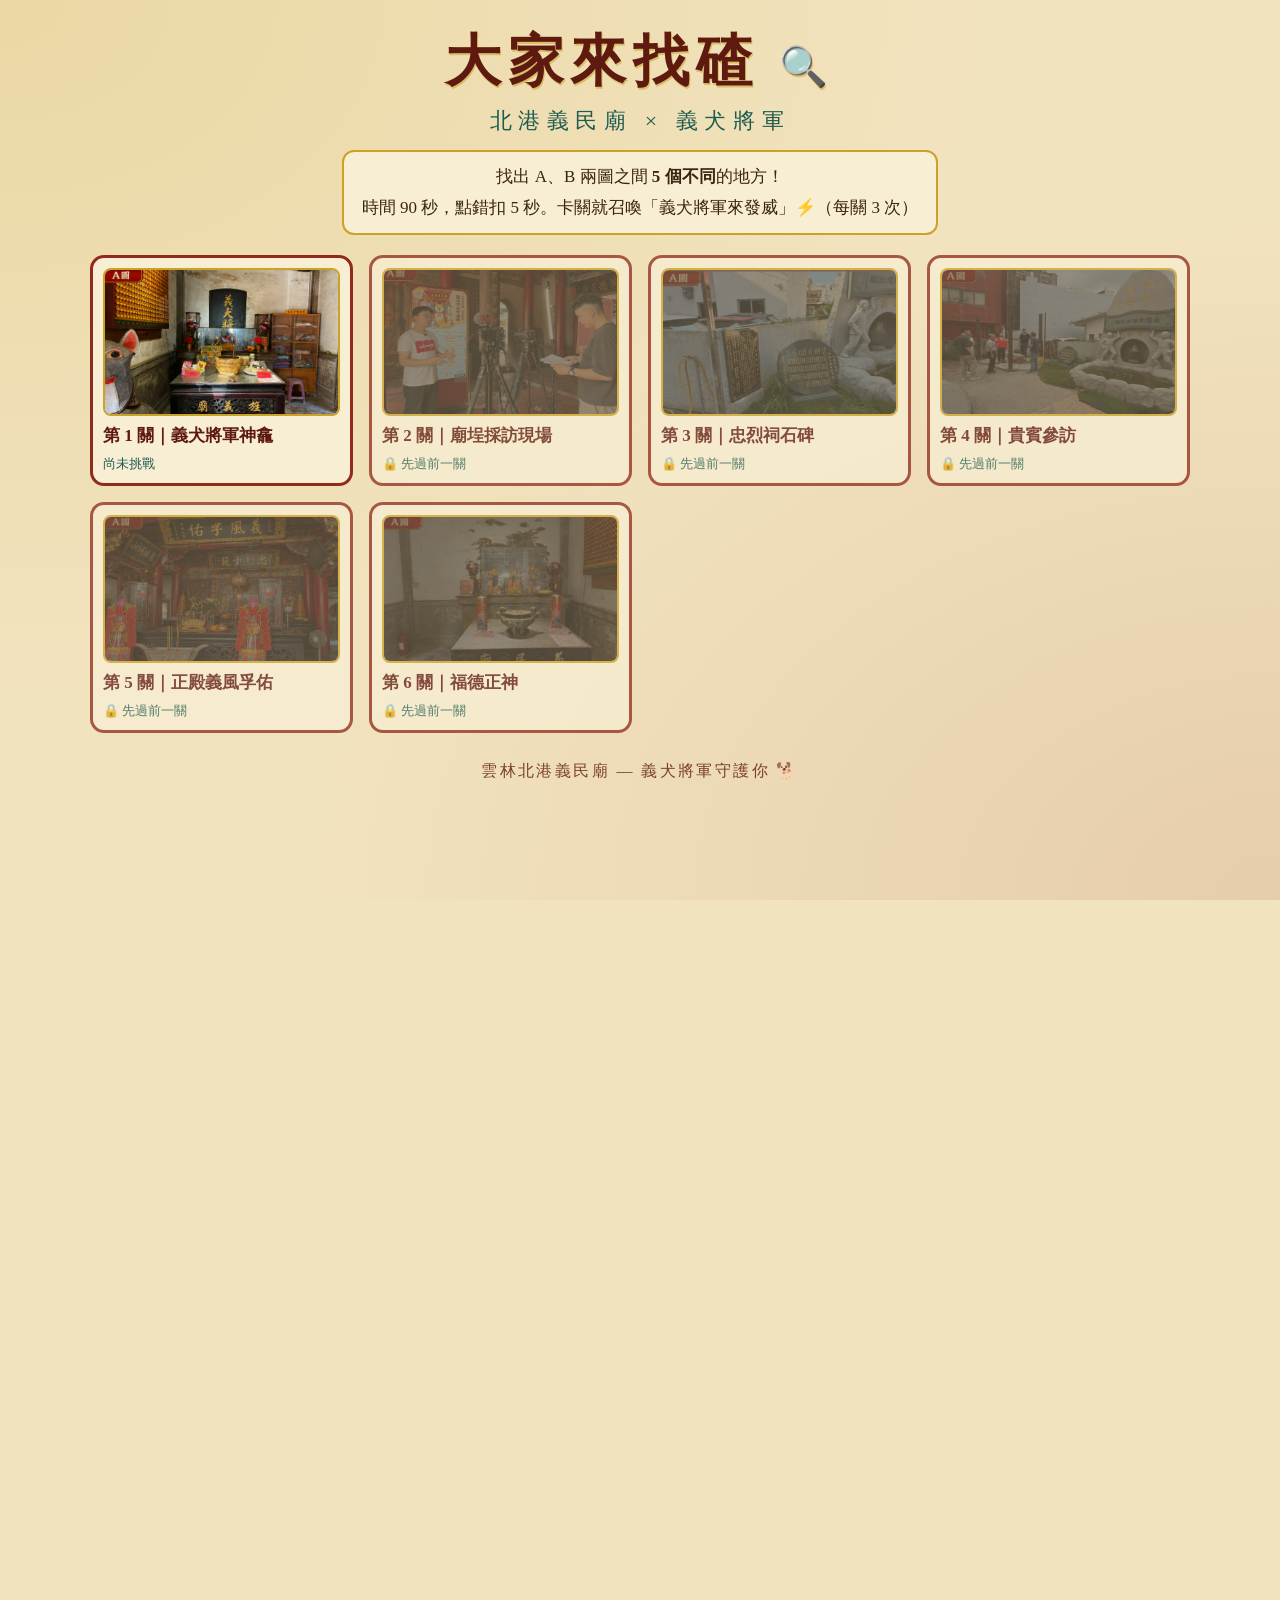
<file: index.html>
<!DOCTYPE html>
<html lang="zh-Hant">
<head>
<meta charset="UTF-8">
<!-- 資安：內容安全政策（CSP）— 只允許載入自己網站的資源，阻擋外部腳本注入（XSS 防護） -->
<meta http-equiv="Content-Security-Policy"
      content="default-src 'self'; img-src 'self' data: blob:; script-src 'self'; style-src 'self'; base-uri 'none'; form-action 'none'; object-src 'none'; frame-ancestors 'self'">
<meta name="viewport" content="width=device-width, initial-scale=1.0, viewport-fit=cover">
<meta name="description" content="北港義民廟《大家來找碴》— 找出 A/B 兩圖的 5 個不同之處，義犬將軍來發威！">
<title>北港義民廟｜大家來找碴</title>
<link rel="stylesheet" href="css/style.css">
</head>
<body>

<!-- ========== 首頁（選關畫面） ========== -->
<section id="screenHome" class="screen">
  <header class="home-header">
    <h1>大家來找碴 <span class="mag">🔍</span></h1>
    <p class="subtitle">北港義民廟 × 義犬將軍</p>
    <p class="rules">找出 A、B 兩圖之間 <strong>5 個不同</strong>的地方！<br>
      時間 90 秒，點錯扣 5 秒。卡關就召喚「義犬將軍來發威」⚡（每關 3 次）</p>
  </header>

  <!-- 關卡卡片由 JS 動態產生 -->
  <div id="levelGrid" class="level-grid" role="list"></div>

  <footer class="home-footer">
    <p>雲林北港義民廟 — 義犬將軍守護你 🐕</p>
  </footer>
</section>

<!-- ========== 遊戲畫面 ========== -->
<section id="screenGame" class="screen hidden">
  <!-- stage：橫式模板舞台，背景使用模板圖 -->
  <div id="stage">
    <!-- 蓋住模板上寫死的 01:30 / 0/5，用即時文字取代 -->
    <div id="timerBox" class="info-patch"><span id="timerText">01:30</span></div>
    <div id="foundBox" class="info-patch"><span id="foundText">0 / 5</span></div>

    <!-- 直式（手機）才顯示的簡易標題列 -->
    <div id="portraitHeader">
      <span class="ph-title">大家來找碴 🔍</span>
      <span class="ph-info"><span id="timerTextP">01:30</span>｜<span id="foundTextP">0 / 5</span></span>
    </div>

    <!-- A / B 圖畫布 -->
    <div id="panelWrapA" class="panel-wrap"><canvas id="panelA"></canvas><span class="panel-tag">A圖</span></div>
    <div id="panelWrapB" class="panel-wrap"><canvas id="panelB"></canvas><span class="panel-tag">B圖</span></div>

    <!-- 按鈕：橫式時是透明熱區疊在模板美術上；直式時顯示自己的樣式 -->
    <button id="btnBack"  class="ctl-btn" type="button" aria-label="回選單">↩ 回選單</button>
    <button id="btnStart" class="hot-btn" type="button" aria-label="開始遊戲"><span class="hot-label">開始遊戲</span></button>
    <button id="btnSkill" class="hot-btn" type="button" aria-label="義犬將軍來發威">
      <span class="hot-label">🐕 義犬將軍來發威</span>
      <span id="skillCount" class="badge">3</span>
    </button>

    <!-- 義犬將軍發威特效 -->
    <div id="dogFx" aria-hidden="true">🐕⚡</div>
    <!-- 點錯的紅 X 特效 -->
    <div id="missFx" aria-hidden="true">✖</div>
  </div>

  <!-- 直式提示：建議轉橫 -->
  <div id="rotateHint" class="hidden">
    <p>📱 建議將手機<strong>轉橫</strong>體驗完整廟宇風格畫面</p>
    <button id="btnStayPortrait" type="button">直式繼續玩</button>
  </div>
</section>

<!-- ========== 結算彈窗 ========== -->
<div id="overlayResult" class="overlay hidden" role="dialog" aria-modal="true">
  <div class="result-card">
    <h2 id="resultTitle">過關！</h2>
    <p id="resultStars" class="stars"></p>
    <p id="resultDetail"></p>
    <div class="result-btns">
      <button id="btnShowAns" type="button" class="hidden">看答案</button>
      <button id="btnRetry"   type="button">再玩一次</button>
      <button id="btnNext"    type="button">下一關 ➜</button>
      <button id="btnHome"    type="button">回選單</button>
    </div>
  </div>
</div>

<script src="js/levels.js"></script>
<script src="js/game.js"></script>
</body>
</html>
</file>
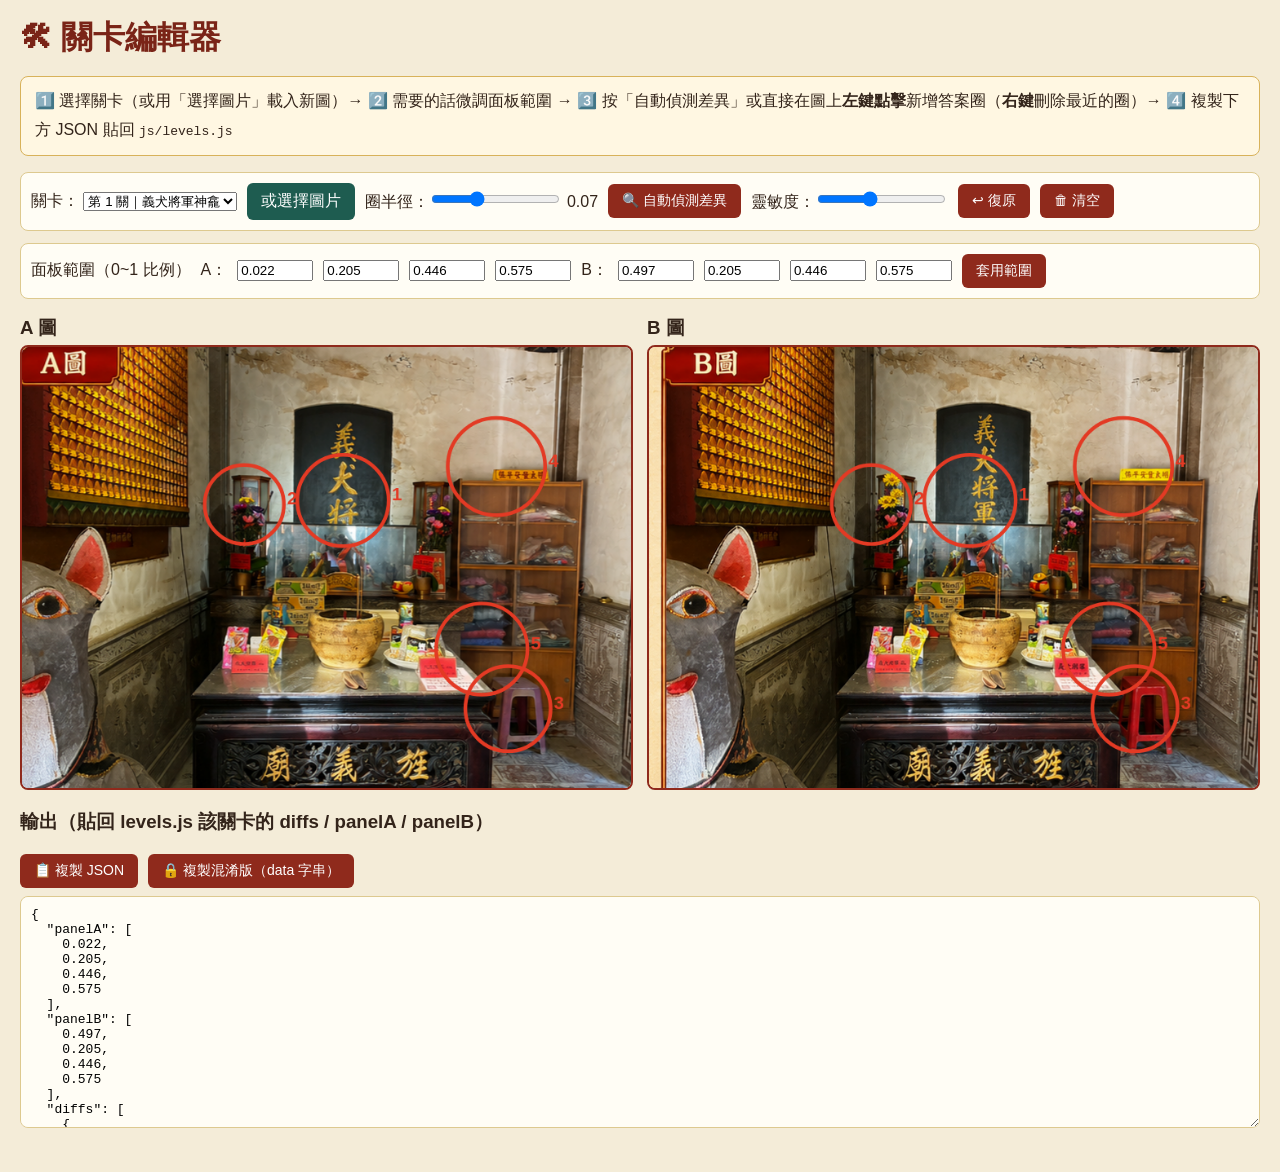
<file: editor.html>
<!DOCTYPE html>
<html lang="zh-Hant">
<head>
<meta charset="UTF-8">
<meta http-equiv="Content-Security-Policy"
      content="default-src 'self'; img-src 'self' data: blob:; script-src 'self'; style-src 'self'; base-uri 'none'; form-action 'none'; object-src 'none'">
<meta name="viewport" content="width=device-width, initial-scale=1.0">
<title>關卡編輯器｜大家來找碴</title>
<link rel="stylesheet" href="css/editor.css">
</head>
<body>
<h1>🛠 關卡編輯器</h1>
<p class="help">
  1️⃣ 選擇關卡（或用「選擇圖片」載入新圖）→ 2️⃣ 需要的話微調面板範圍 →
  3️⃣ 按「自動偵測差異」或直接在圖上<strong>左鍵點擊</strong>新增答案圈（<strong>右鍵</strong>刪除最近的圈）→
  4️⃣ 複製下方 JSON 貼回 <code>js/levels.js</code>
</p>

<div class="toolbar">
  <label>關卡：
    <select id="selLevel"></select>
  </label>
  <label class="file-label">或選擇圖片 <input type="file" id="fileInput" accept="image/*"></label>
  <label>圈半徑：<input type="range" id="radius" min="0.03" max="0.15" step="0.005" value="0.07">
    <span id="radiusVal">0.07</span></label>
  <button id="btnAuto" type="button">🔍 自動偵測差異</button>
  <label>靈敏度：<input type="range" id="threshold" min="20" max="120" step="5" value="60"></label>
  <button id="btnUndo" type="button">↩ 復原</button>
  <button id="btnClear" type="button">🗑 清空</button>
</div>

<div class="toolbar">
  <span>面板範圍（0~1 比例）</span>
  A：<input type="number" id="ax" step="0.001" min="0" max="1">
     <input type="number" id="ay" step="0.001" min="0" max="1">
     <input type="number" id="aw" step="0.001" min="0" max="1">
     <input type="number" id="ah" step="0.001" min="0" max="1">
  B：<input type="number" id="bx" step="0.001" min="0" max="1">
     <input type="number" id="by" step="0.001" min="0" max="1">
     <input type="number" id="bw" step="0.001" min="0" max="1">
     <input type="number" id="bh" step="0.001" min="0" max="1">
  <button id="btnApplyRect" type="button">套用範圍</button>
</div>

<div class="panes">
  <div><h3>A 圖</h3><canvas id="edA"></canvas></div>
  <div><h3>B 圖</h3><canvas id="edB"></canvas></div>
</div>

<h3>輸出（貼回 levels.js 該關卡的 diffs / panelA / panelB）</h3>
<div class="out-row">
  <button id="btnCopy" type="button">📋 複製 JSON</button>
  <button id="btnCopyObf" type="button">🔒 複製混淆版（data 字串）</button>
</div>
<textarea id="output" rows="14" spellcheck="false"></textarea>

<script src="js/levels.js"></script>
<script src="js/editor.js"></script>
</body>
</html>
</file>
<file: css/style.css>
/* ============================================================
 * 北港義民廟《大家來找碴》樣式表
 * 最終完整覆蓋版
 * ============================================================ */

:root {
  --paper:  #f2e3bf;
  --paper2: #f8eed3;
  --red:    #8f2a1c;
  --red-dk: #5f1a10;
  --gold:   #c9a227;
  --green:  #1e5c50;
  --ink:    #3a2413;
}

* {
  margin: 0;
  padding: 0;
  box-sizing: border-box;
  -webkit-tap-highlight-color: transparent !important;
}

html,
body {
  width: 100%;
  height: 100%;
  background: var(--paper);
  color: var(--ink);
  font-family: "Noto Serif TC", "Kaiti TC", "DFKai-SB", "PMingLiU", serif;
  overflow-x: hidden;
}

button,
button:focus,
button:focus-visible,
button:active {
  outline: none !important;
  box-shadow: none !important;
  -webkit-tap-highlight-color: transparent !important;
  appearance: none !important;
  -webkit-appearance: none !important;
}

.hidden {
  display: none !important;
}

.screen {
  min-height: 100dvh;
}

/* ==================== 首頁 ==================== */

#screenHome {
  display: flex;
  flex-direction: column;
  align-items: center;
  padding: 24px 16px 40px;
  background:
    radial-gradient(ellipse at top left, rgba(201,162,39,.18), transparent 55%),
    radial-gradient(ellipse at bottom right, rgba(143,42,28,.12), transparent 55%),
    var(--paper);
}

.home-header {
  text-align: center;
  margin-bottom: 20px;
}

.home-header h1 {
  font-size: clamp(34px, 6vw, 56px);
  color: var(--red-dk);
  letter-spacing: .12em;
  text-shadow: 1px 2px 0 rgba(201,162,39,.55);
}

.home-header .mag {
  font-size: .7em;
}

.subtitle {
  font-size: clamp(16px, 2.5vw, 22px);
  color: var(--green);
  margin-top: 6px;
  letter-spacing: .3em;
}

.rules {
  margin-top: 14px;
  line-height: 1.8;
  font-size: clamp(14px, 2vw, 17px);
  background: var(--paper2);
  border: 2px solid var(--gold);
  border-radius: 12px;
  padding: 10px 18px;
}

.level-grid {
  display: grid;
  grid-template-columns: repeat(auto-fit, minmax(240px, 1fr));
  gap: 16px;
  width: min(1100px, 100%);
}

.level-card {
  display: flex;
  flex-direction: column;
  gap: 8px;
  background: var(--paper2);
  border: 3px solid var(--red);
  border-radius: 14px;
  padding: 10px;
  cursor: pointer;
  transition: transform .15s ease, box-shadow .15s ease;
  font-family: inherit;
}

.level-card:hover:not(:disabled) {
  transform: translateY(-4px);
  box-shadow: 0 8px 18px rgba(95,26,16,.25);
  border-color: var(--gold);
}

.level-card:disabled {
  cursor: not-allowed;
  opacity: .75;
}

.level-card .thumb {
  width: 100%;
  height: auto;
  aspect-ratio: 16 / 10;
  border-radius: 8px;
  border: 2px solid var(--gold);
  background: #ddd;
}

.lv-name {
  font-size: 17px;
  font-weight: 700;
  color: var(--red-dk);
}

.lv-status {
  font-size: 13px;
  color: var(--green);
}

.home-footer {
  margin-top: 28px;
  color: var(--red-dk);
  opacity: .8;
  letter-spacing: .15em;
}

/* ==================== 遊戲舞台 ==================== */

#screenGame,
body.portrait #screenGame {
  display: flex !important;
  align-items: center !important;
  justify-content: center !important;
  min-height: 100dvh !important;
  background: #2b1c10 !important;
}

#stage,
body.portrait #stage {
  position: relative !important;
  width: min(100vw, calc(100dvh * 1.777)) !important;
  max-width: 100vw !important;
  max-height: 100dvh !important;
  aspect-ratio: 1734 / 976 !important;
  background-size: 100% 100% !important;
  background-repeat: no-repeat !important;
  overflow: hidden !important;
  display: block !important;
  padding: 0 !important;
  container-type: inline-size;
}

#stage.shake {
  animation: shake .3s ease;
}

@keyframes shake {
  0%, 100% {
    transform: translateX(0);
  }

  25% {
    transform: translateX(-8px);
  }

  75% {
    transform: translateX(8px);
  }
}

/* ==================== 左上 / 右上文字 ==================== */
/* 重點：完全不加底色，避免色差 */

.info-patch,
body.portrait .info-patch {
  position: absolute !important;
  z-index: 12 !important;
  display: flex !important;
  align-items: center !important;
  justify-content: center !important;
  background: transparent !important;
  border: none !important;
  box-shadow: none !important;
  color: #6b1e16 !important;
  font-weight: 900 !important;
  pointer-events: none !important;
  text-shadow:
    0 0 1px rgba(255, 245, 215, .55),
    0 1px 0 rgba(255, 245, 215, .35) !important;
}

.info-patch span {
  line-height: 1 !important;
}

/* 剩餘時間：只放文字，沒有任何底色 */
#timerBox,
body.portrait #timerBox {
  left: 7.35% !important;
  top: 8.95% !important;
  width: 10.35% !important;
  height: 4.75% !important;
  font-size: clamp(18px, 2.55cqw, 36px) !important;
  border-radius: 0 !important;
}

/* 已找到：只放文字，沒有任何底色 */
#foundBox,
body.portrait #foundBox {
  left: 77.55% !important;
  top: 8.95% !important;
  width: 10.75% !important;
  height: 4.75% !important;
  font-size: clamp(18px, 2.55cqw, 36px) !important;
  border-radius: 0 !important;
}

#timerBox.warn {
  color: #c40f0f !important;
  animation: pulse 1s infinite;
}

@keyframes pulse {
  50% {
    opacity: .45;
  }
}

/* ==================== A / B 圖面板 ==================== */

.panel-wrap,
body.portrait .panel-wrap {
  position: absolute !important;
  overflow: hidden !important;
  aspect-ratio: auto !important;
}

#panelWrapA,
body.portrait #panelWrapA {
  left: 2.38% !important;
  top: 21.10% !important;
  width: 44.05% !important;
  height: 55.85% !important;
}

#panelWrapB,
body.portrait #panelWrapB {
  left: 49.95% !important;
  top: 21.10% !important;
  width: 44.05% !important;
  height: 55.85% !important;
}

.panel-wrap canvas,
body.portrait .panel-wrap canvas {
  width: 100% !important;
  height: 100% !important;
  display: block !important;
  cursor: crosshair;
  touch-action: manipulation;
  border: none !important;
  border-radius: 0 !important;
  background: transparent !important;
  transform: scale(1.018) !important;
  transform-origin: center center !important;
}

.panel-tag,
#portraitHeader,
body.portrait #portraitHeader {
  display: none !important;
}

/* ==================== 按鈕熱區 ==================== */

.hot-btn,
.hot-btn:hover,
.hot-btn:focus,
.hot-btn:focus-visible,
.hot-btn:active,
body.portrait .hot-btn,
body.portrait .hot-btn:hover,
body.portrait .hot-btn:focus,
body.portrait .hot-btn:focus-visible,
body.portrait .hot-btn:active {
  position: absolute !important;
  background: transparent !important;
  border: none !important;
  outline: none !important;
  box-shadow: none !important;
  cursor: pointer;
  padding: 0 !important;
  margin: 0 !important;
  appearance: none !important;
  -webkit-appearance: none !important;
  -webkit-tap-highlight-color: transparent !important;
}

/* 保險：任何偽元素黃框都關掉 */
.hot-btn::before,
.hot-btn::after,
body.portrait .hot-btn::before,
body.portrait .hot-btn::after {
  content: none !important;
  display: none !important;
  border: none !important;
  outline: none !important;
  box-shadow: none !important;
}

.hot-btn .hot-label,
body.portrait .hot-btn .hot-label {
  opacity: 0 !important;
  pointer-events: none !important;
}

/* 開始遊戲 */
#btnStart,
body.portrait #btnStart {
  left: 31.95% !important;
  top: 82.10% !important;
  width: 26.70% !important;
  height: 10.45% !important;
  border-radius: 26px !important;
  order: initial !important;
}

/* 義犬將軍來發威 */
#btnSkill,
body.portrait #btnSkill {
  left: 58.55% !important;
  top: 80.45% !important;
  width: 34.00% !important;
  height: 12.50% !important;
  border-radius: 26px !important;
  order: initial !important;
  overflow: visible !important;
  outline: none !important;
  box-shadow: none !important;
}

#btnSkill:hover,
#btnSkill:focus,
#btnSkill:focus-visible,
#btnSkill:active,
body.portrait #btnSkill:hover,
body.portrait #btnSkill:focus,
body.portrait #btnSkill:focus-visible,
body.portrait #btnSkill:active {
  outline: none !important;
  box-shadow: none !important;
  border: none !important;
  background: transparent !important;
}

#btnSkill:disabled {
  filter: grayscale(1);
  cursor: not-allowed;
}

/* 技能次數 3：縮小、下移、往左收，確保在框內 */
#btnSkill .badge,
body.portrait #btnSkill .badge {
  position: absolute !important;
  right: 5.60% !important;
  top: 18.00% !important;
  width: 0.86em !important;
  min-width: 0.86em !important;
  height: 0.86em !important;
  display: flex !important;
  align-items: center !important;
  justify-content: center !important;
  background: var(--red) !important;
  color: #fff !important;
  border: 1.5px solid var(--gold) !important;
  border-radius: 50% !important;
  font-size: clamp(10px, 1.18cqw, 15px) !important;
  font-weight: 700 !important;
  line-height: 1 !important;
  z-index: 20 !important;
  opacity: 1 !important;
  pointer-events: none !important;
  transform: none !important;
  box-shadow: none !important;
}

/* 回選單 */
.ctl-btn,
#btnBack,
body.portrait #btnBack,
body.portrait .ctl-btn {
  position: absolute !important;
  left: 0.35% !important;
  top: 13.15% !important;
  z-index: 25 !important;
  background: var(--red);
  color: #fff;
  border: 2px solid var(--gold);
  border-radius: 10px !important;
  padding: 0.28em 0.68em !important;
  font-size: clamp(11px, 1.12cqw, 17px) !important;
  line-height: 1.15 !important;
  font-family: inherit;
  cursor: pointer;
  box-shadow: none !important;
}

.ctl-btn:hover {
  background: var(--red-dk);
}

/* ==================== 特效 ==================== */

#dogFx {
  position: fixed;
  left: -100px;
  top: -100px;
  z-index: 60;
  font-size: clamp(36px, 6vw, 72px);
  transform: translate(-50%, -50%);
  pointer-events: none;
  opacity: 0;
  filter: drop-shadow(0 0 10px rgba(255,215,0,.9));
}

#dogFx.fly {
  opacity: 1;
  transition: left .7s cubic-bezier(.3,1.2,.5,1), top .7s cubic-bezier(.3,1.2,.5,1);
}

#missFx {
  position: fixed;
  left: -100px;
  top: -100px;
  z-index: 60;
  color: #d81e1e;
  font-size: clamp(30px, 5vw, 60px);
  font-weight: 900;
  transform: translate(-50%, -50%) scale(.3);
  pointer-events: none;
  opacity: 0;
  text-shadow: 0 0 6px rgba(255,255,255,.8);
}

#missFx.show {
  animation: missPop .55s ease forwards;
}

@keyframes missPop {
  0% {
    opacity: 0;
    transform: translate(-50%,-50%) scale(.3);
  }

  30% {
    opacity: 1;
    transform: translate(-50%,-50%) scale(1.25);
  }

  100% {
    opacity: 0;
    transform: translate(-50%,-50%) scale(1);
  }
}

/* ==================== 轉橫提示 ==================== */

#rotateHint {
  position: fixed;
  inset: auto 0 0 0;
  z-index: 70;
  background: rgba(58,36,19,.95);
  color: var(--paper2);
  text-align: center;
  padding: 14px;
  font-size: 15px;
  line-height: 1.7;
}

#rotateHint button,
#btnStayPortrait {
  display: none !important;
}

/* ==================== 結算彈窗 ==================== */

.overlay {
  position: fixed;
  inset: 0;
  z-index: 80;
  background: rgba(43,28,16,.72);
  display: flex;
  align-items: center;
  justify-content: center;
  padding: 16px;
}

.result-card {
  background: var(--paper2);
  border: 4px solid var(--gold);
  border-radius: 18px;
  box-shadow: 0 12px 40px rgba(0,0,0,.5);
  text-align: center;
  padding: 30px 34px;
  max-width: 480px;
  width: 100%;
}

.result-card h2 {
  color: var(--red-dk);
  font-size: clamp(22px, 4vw, 32px);
  margin-bottom: 10px;
}

.stars {
  font-size: clamp(26px, 5vw, 40px);
  letter-spacing: .1em;
  min-height: 1.2em;
}

#resultDetail {
  margin: 10px 0 18px;
  font-size: clamp(14px, 2.5vw, 18px);
  line-height: 1.7;
}

.result-btns {
  display: flex;
  flex-wrap: wrap;
  gap: 10px;
  justify-content: center;
}

.result-btns button {
  background: var(--red);
  color: #fff;
  border: 2px solid var(--gold);
  border-radius: 10px;
  padding: 10px 18px;
  font-family: inherit;
  font-size: clamp(14px, 2.5vw, 17px);
  cursor: pointer;
}

.result-btns button:hover {
  background: var(--red-dk);
}

#btnNext {
  background: var(--green);
}
</file>
<file: css/editor.css>
/* 關卡編輯器樣式（工具頁，簡潔為主） */
* { box-sizing: border-box; }
body {
  font-family: "Noto Sans TC", "Microsoft JhengHei", sans-serif;
  background: #f4ecd8;
  color: #33241a;
  margin: 0;
  padding: 16px 20px 40px;
}
h1 { margin: 0 0 6px; color: #7a2417; }
.help { background: #fff7e2; border: 1px solid #d8b25a; border-radius: 8px; padding: 10px 14px; line-height: 1.8; }
.toolbar {
  display: flex; flex-wrap: wrap; gap: 10px; align-items: center;
  margin: 12px 0; padding: 10px;
  background: #fffdf5; border: 1px solid #ddc98f; border-radius: 8px;
}
.toolbar input[type="number"] { width: 76px; }
.toolbar button, .out-row button {
  background: #8f2a1c; color: #fff;
  border: none; border-radius: 6px;
  padding: 8px 14px; cursor: pointer; font-size: 14px;
}
.toolbar button:hover, .out-row button:hover { background: #5f1a10; }
.file-label {
  background: #1e5c50; color: #fff;
  padding: 8px 14px; border-radius: 6px; cursor: pointer;
}
.file-label input { display: none; }
.panes { display: grid; grid-template-columns: 1fr 1fr; gap: 14px; }
.panes h3 { margin: 4px 0; }
.panes canvas {
  width: 100%; border: 2px solid #8f2a1c; border-radius: 8px;
  cursor: crosshair; background: #eee; display: block;
}
.out-row { display: flex; gap: 10px; margin-bottom: 8px; }
#output {
  width: 100%; font-family: Consolas, monospace; font-size: 13px;
  border: 1px solid #ddc98f; border-radius: 8px; padding: 10px;
  background: #fffdf5;
}
@media (max-width: 800px) { .panes { grid-template-columns: 1fr; } }
</file>
